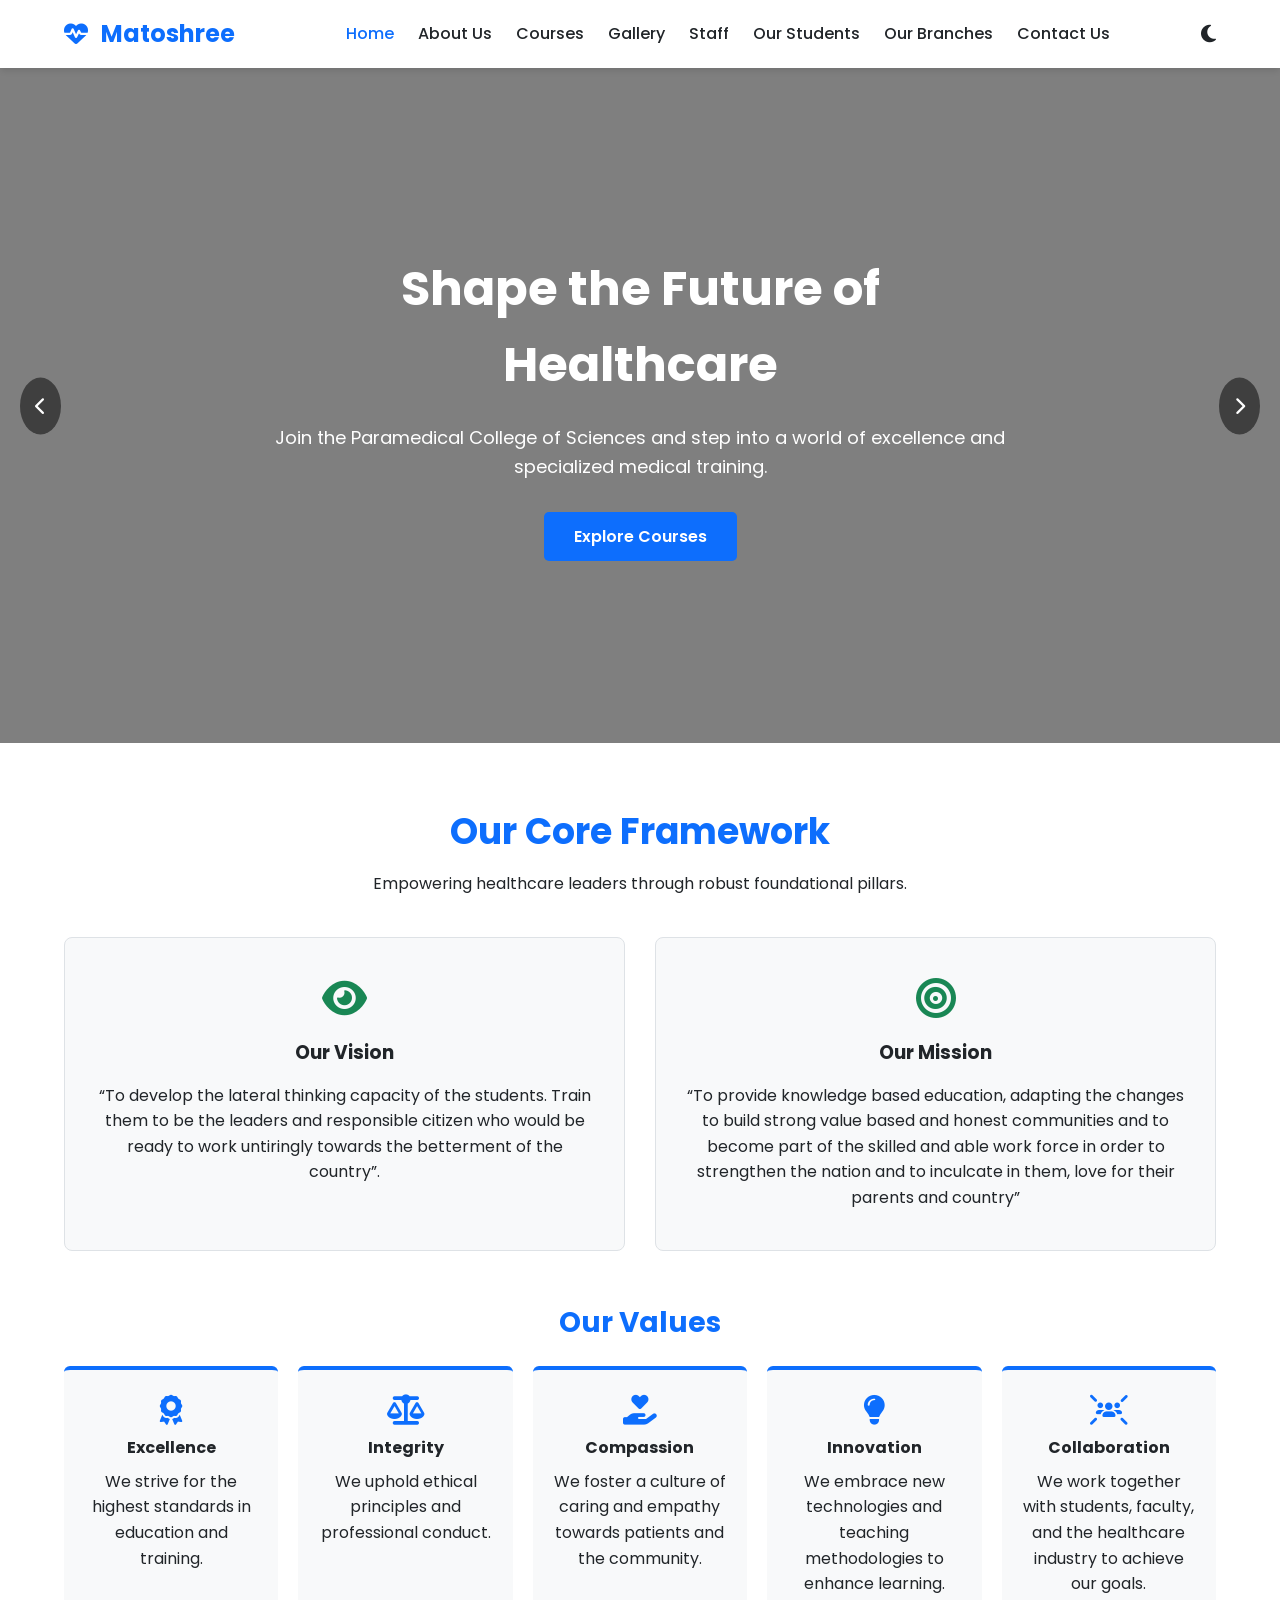
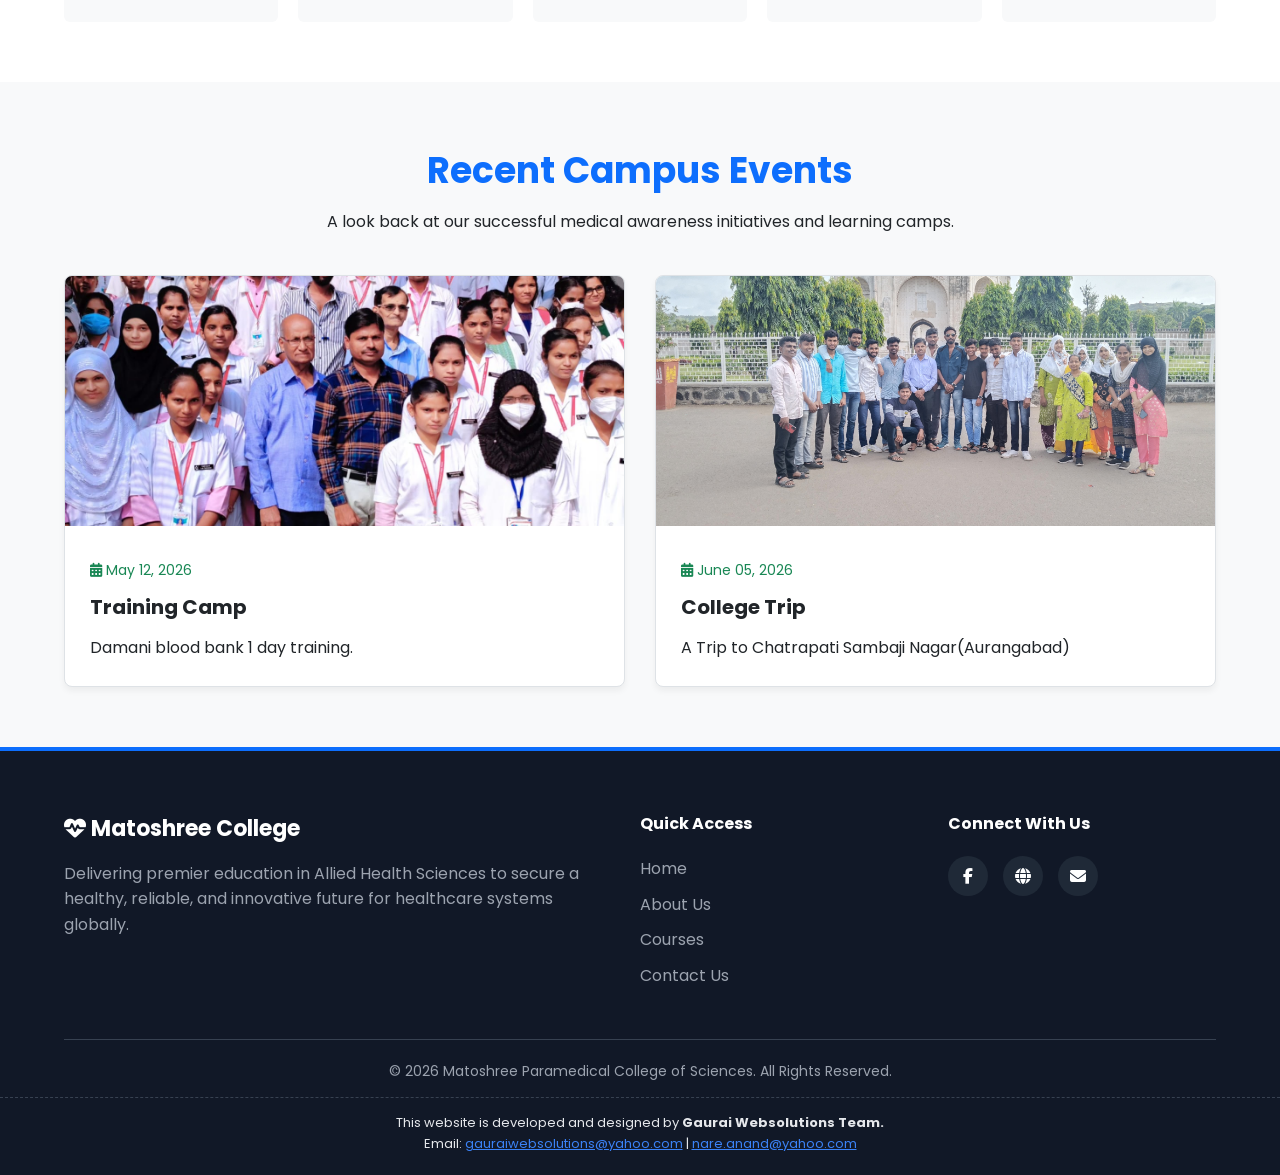
<file: index.html>
<!DOCTYPE html>
<html lang="en">
<head>
    <meta charset="UTF-8">
    <meta name="viewport" content="width=device-width, initial-scale=1.0">
    <title>Matoshri Institute of Paramedical Sciences,Murum | Home</title>
    <link href="https://fonts.googleapis.com/css2?family=Poppins:wght@300;400;500;600;700&display=swap" rel="stylesheet">
    <link rel="stylesheet" href="https://cdnjs.cloudflare.com/ajax/libs/font-awesome/6.4.0/css/all.min.css">
    <link rel="stylesheet" href="style.css">
</head>
<body>

    <header class="header">
        <a href="index.html" class="logo">
            <i class="fa-solid fa-heart-pulse"></i> Matoshree<span></span>
        </a>

        <nav class="navbar">
            <a href="index.html" class="active">Home</a>
            <a href="about.html">About Us</a>
            <a href="courses.html">Courses</a>
            <a href="gallery.html">Gallery</a>
            <a href="staff.html">Staff</a>
            <a href="students.html">Our Students</a>
            <a href="branches.html">Our Branches</a>
            <a href="contact.html">Contact Us</a>
        </nav>

        <div class="nav-actions">
            <button id="theme-toggle" class="theme-btn" aria-label="Toggle Theme">
                <i class="fa-solid fa-moon"></i>
            </button>
            <div id="menu-btn" class="fa-solid fa-bars"></div>
        </div>
    </header>

    <section class="hero-slider">
        
        <div class="slide active" style="background-image: linear-gradient(rgba(0,0,0,0.5), rgba(0,0,0,0.5)), url('https://images.unsplash.com/photo-1576091160550-2173dba999ef?auto=format&fit=crop&w=1920&q=80');">
            <div class="slide-content">
                <h1>Shape the Future of Healthcare</h1>
                <p>Join the Paramedical College of Sciences and step into a world of excellence and specialized medical training.</p>
                <a href="courses.html" class="btn">Explore Courses</a>
            </div>
        </div>
         <div class="slide" style="background-image: linear-gradient(rgba(0,0,0,0.5), rgba(0,0,0,0.5)), url('banner.png');">
            <div class="slide-content">
                
               
            </div>
        </div>
        <div class="slide" style="background-image: linear-gradient(rgba(0,0,0,0.5), rgba(0,0,0,0.5)), url('https://images.unsplash.com/photo-1581594693702-fbdc51b2763b?auto=format&fit=crop&w=1920&q=80');">
            <div class="slide-content">
                <h1>Advanced Laboratory Training</h1>
                <p>Equipped with state-of-the-art modern medical labs to provide hands-on clinical skills.</p>
                <a href="about.html" class="btn">Learn More</a>
            </div>
        </div>
        <div class="slide" style="background-image: linear-gradient(rgba(0,0,0,0.5), rgba(0,0,0,0.5)), url('https://images.unsplash.com/photo-1516549655169-df83a0774514?auto=format&fit=crop&w=1920&q=80');">
            <div class="slide-content">
                <h1>Compassionate Career Paths</h1>
                <p>Nurturing professional ethics and critical thinking to build strong, honest medical communities.</p>
                <a href="contact.html" class="btn">Apply Now</a>
            </div>
        </div>

        <button class="slider-arrow prev" id="prev-slide"><i class="fa-solid fa-chevron-left"></i></button>
        <button class="slider-arrow next" id="next-slide"><i class="fa-solid fa-chevron-right"></i></button>
    </section>

    <section class="philosophy-section">
        <div class="container">
            <div class="section-title">
                <h2>Our Core Framework</h2>
                <p>Empowering healthcare leaders through robust foundational pillars.</p>
            </div>

            <div class="philosophy-grid">
                <div class="philosophy-card">
                    <div class="icon-box"><i class="fa-solid fa-eye"></i></div>
                    <h3>Our Vision</h3>
                    <p>“To develop the lateral thinking capacity of the students. Train them to be the leaders and responsible citizen who would be ready to work untiringly towards the betterment of the country”.</p>
                </div>
                <div class="philosophy-card">
                    <div class="icon-box"><i class="fa-solid fa-bullseye"></i></div>
                    <h3>Our Mission</h3>
                    <p>“To provide knowledge based education, adapting the changes to build strong value based and honest communities and to become part of the skilled and able work force in order to strengthen the nation and to inculcate in them, love for their parents and country”</p>
                </div>
            </div>

            <h3 class="sub-heading">Our Values</h3>
            <div class="values-grid">
                <div class="value-item">
                    <i class="fa-solid fa-award"></i>
                    <h4>Excellence</h4>
                    <p>We strive for the highest standards in education and training.</p>
                </div>
                <div class="value-item">
                    <i class="fa-solid fa-scale-balanced"></i>
                    <h4>Integrity</h4>
                    <p>We uphold ethical principles and professional conduct.</p>
                </div>
                <div class="value-item">
                    <i class="fa-solid fa-hand-holding-heart"></i>
                    <h4>Compassion</h4>
                    <p>We foster a culture of caring and empathy towards patients and the community.</p>
                </div>
                <div class="value-item">
                    <i class="fa-solid fa-lightbulb"></i>
                    <h4>Innovation</h4>
                    <p>We embrace new technologies and teaching methodologies to enhance learning.</p>
                </div>
                <div class="value-item">
                    <i class="fa-solid fa-users-rays"></i>
                    <h4>Collaboration</h4>
                    <p>We work together with students, faculty, and the healthcare industry to achieve our goals.</p>
                </div>
            </div>
        </div>
    </section>

    <section class="events-section">
        <div class="container">
            <div class="section-title">
                <h2>Recent Campus Events</h2>
                <p>A look back at our successful medical awareness initiatives and learning camps.</p>
            </div>
            
            <div class="events-grid">
                <div class="event-card">
                    <img src="90.jpg" alt="Free Health Camp">
                    <div class="event-body">
                        <span class="event-date"><i class="fa-solid fa-calendar-days"></i> May 12, 2026</span>
                        <h3>Training Camp</h3>
                        <p>Damani blood bank 1 day training.</p>
                    </div>
                </div>

                <div class="event-card">
                    <img src="77.jpg" alt="Emergency Seminar">
                    <div class="event-body">
                        <span class="event-date"><i class="fa-solid fa-calendar-days"></i> June 05, 2026</span>
                        <h3>College Trip</h3>
                        <p>A Trip to Chatrapati Sambaji Nagar(Aurangabad)</p>
                    </div>
                </div>
            </div>
        </div>
    </section>

    <footer class="footer">
        <div class="footer-container">
            <div class="footer-about">
                <h3><i class="fa-solid fa-heart-pulse"></i> Matoshree College</h3>
                <p>Delivering premier education in Allied Health Sciences to secure a healthy, reliable, and innovative future for healthcare systems globally.</p>
            </div>
            <div class="footer-links">
                <h4>Quick Access</h4>
                <ul>
                    <li><a href="index.html">Home</a></li>
                    <li><a href="about.html">About Us</a></li>
                    <li><a href="courses.html">Courses</a></li>
                    <li><a href="contact.html">Contact Us</a></li>
                </ul>
            </div>
            <div class="footer-socials">
                <h4>Connect With Us</h4>
                <div class="social-icons">
                    <a href="https://www.facebook.com/people/Matoshri-paramedical-institute-murum/100071549280217/?_rdrs" target="_blank" aria-label="Facebook"><i class="fa-brands fa-facebook-f"></i></a>
                    <a href="https://www.minps.in" target="_blank" aria-label="Website"><i class="fa-solid fa-globe"></i></a>
                    <a href="mailto:matoshriparamedical10@gmail.com" aria-label="Email"><i class="fa-solid fa-envelope"></i></a>
                </div>
            </div>
        </div>

        <div class="footer-bottom">
            <p>&copy; 2026 Matoshree Paramedical College of Sciences. All Rights Reserved.</p>
            <p class="developer-credit">
                This website is developed and designed by <strong>Gaurai Websolutions Team.</strong> <br>
                Email: <a href="mailto:gauraiwebsolutions@yahoo.com">gauraiwebsolutions@yahoo.com</a> | <a href="mailto:nare.anand@yahoo.com">nare.anand@yahoo.com</a>
            </p>
        </div>
    </footer>

    <script src="script.js"></script>
</body>
</html>
</file>
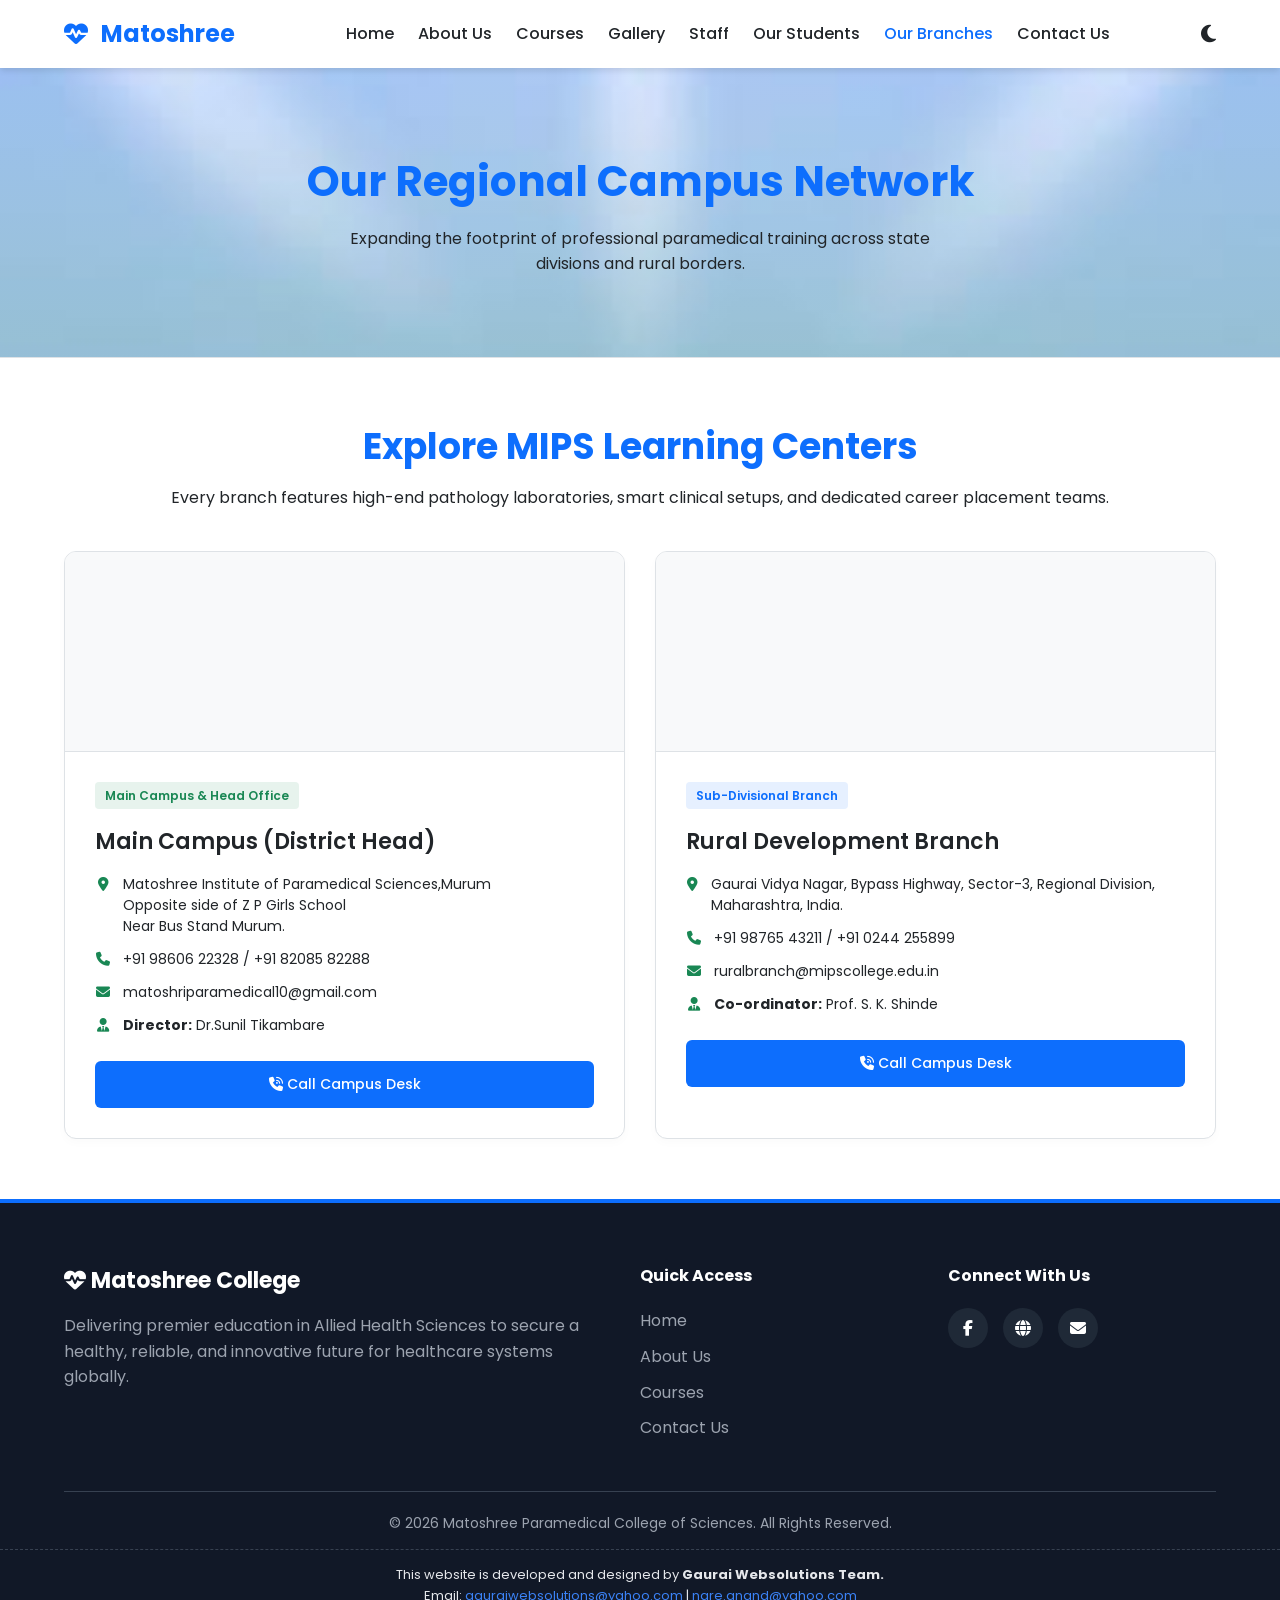
<file: branches.html>
<!DOCTYPE html>
<html lang="en">
<head>
    <meta charset="UTF-8">
    <meta name="viewport" content="width=device-width, initial-scale=1.0">
    <title>Our Campus Branches | Matoshree Institute of Paramedical Sciences</title>
    <!-- Google Fonts -->
    <link href="https://fonts.googleapis.com/css2?family=Poppins:wght@300;400;500;600;700&display=swap" rel="stylesheet">
    <!-- Font Awesome Icons -->
    <link rel="stylesheet" href="https://cdnjs.cloudflare.com/ajax/libs/font-awesome/6.4.0/css/all.min.css">
    <!-- Central Ecosystem Stylesheet -->
    <link rel="stylesheet" href="style.css">
       
</head>
<body>

    <!-- Header & Navigation -->
    <header class="header">
        <a href="index.html" class="logo">
            <i class="fa-solid fa-heart-pulse"></i> Matoshree<span></span>
        </a>

        <nav class="navbar">
            <a href="index.html">Home</a>
            <a href="about.html">About Us</a>
            <a href="courses.html">Courses</a>
            <a href="gallery.html">Gallery</a>
            <a href="staff.html">Staff</a>
            <a href="students.html">Our Students</a>
            <a href="branches.html" class="active">Our Branches</a>
            <a href="contact.html">Contact Us</a>
        </nav>

        <div class="nav-actions">
            <button id="theme-toggle" class="theme-btn" aria-label="Toggle Theme">
                <i class="fa-solid fa-moon"></i>
            </button>
            <div id="menu-btn" class="fa-solid fa-bars"></div>
        </div>
    </header>

    <!-- Subpage Subdued Banner -->
    <section class="branches-banner">
        <div class="container" style="padding: 0;">
            <h1>Our Regional Campus Network</h1>
            <p>Expanding the footprint of professional paramedical training across state divisions and rural borders.</p>
        </div>
    </section>

    <!-- Regional Locations Layout Space -->
    <section class="campus-locations">
        <div class="container">
            <div class="section-title">
                <h2>Explore MIPS Learning Centers</h2>
                <p>Every branch features high-end pathology laboratories, smart clinical setups, and dedicated career placement teams.</p>
            </div>

            <div class="branches-grid">

                <!-- Branch 1: Main Campus -->
                <div class="branch-card">
                    <div class="branch-map-placeholder">
                        <!-- Standard embedded map configuration placeholder -->
                         <iframe src="https://www.google.com/maps/embed?pb=!1m18!1m12!1m3!1d3799.1215386529834!2d76.47590007342086!3d17.785984191203536!2m3!1f0!2f0!3f0!3m2!1i1024!2i768!4f13.1!3m3!1m2!1s0x3bcf58155d56de35%3A0x201edeecd465fac1!2sMatoshri%20Paramedical%20Institute%20Murum!5e0!3m2!1sen!2sin!4v1738920210771!5m2!1sen!2sin" width="600" height="450" style="border:0;" allowfullscreen="" loading="lazy" referrerpolicy="no-referrer-when-downgrade"></iframe>
                   </div>
                    <div class="branch-info">
                        <span class="branch-badge">Main Campus & Head Office</span>
                        <h3>Main Campus (District Head)</h3>
                        <ul class="branch-details-list">
                            <li>
                                <i class="fa-solid fa-location-dot"></i>
                                <span>Matoshree Institute of Paramedical Sciences,Murum<br>

Opposite side of Z P Girls School<br>

Near Bus Stand Murum.</span>
                            </li>
                            <li>
                                <i class="fa-solid fa-phone"></i>
                                <span>+91 98606 22328 / +91 82085 82288</span>
                            </li>
                            <li>
                                <i class="fa-solid fa-envelope"></i>
                                <span>matoshriparamedical10@gmail.com</span>
                            </li>
                            <li>
                                <i class="fa-solid fa-user-tie"></i>
                                <span><strong>Director:</strong> Dr.Sunil Tikambare</span>
                            </li>
                        </ul>
                        <a href="tel:+919860622328" class="branch-btn"><i class="fa-solid fa-phone-volume"></i> Call Campus Desk</a>
                    </div>
                </div>

                <!-- Branch 2: Sub-campus 1 -->
                <div class="branch-card">
                    <div class="branch-map-placeholder">
                        <iframe src="https://www.google.com/maps/embed?pb=!1m18!1m12!1m3!1d3802.234567890123!2d76.2345678!3d19.2345678!2m3!1f0!2f0!3f0!3m2!1i1024!2i768!4f13.1!3m3!1m2!1s0x0%3A0x0!2zMTnCsDE0JzA0LjQiTiA3NsKwMTQnMDQuNCJF!5e0!3m2!1sen!2sin!4v1625000000001!5md2" allowfullscreen="" loading="lazy"></iframe>
                    </div>
                    <div class="branch-info">
                        <span class="branch-badge" style="background-color:rgba(13,110,253,0.1); color:var(--primary-color);">Sub-Divisional Branch</span>
                        <h3>Rural Development Branch</h3>
                        <ul class="branch-details-list">
                            <li>
                                <i class="fa-solid fa-location-dot"></i>
                                <span>Gaurai Vidya Nagar, Bypass Highway, Sector-3, Regional Division, Maharashtra, India.</span>
                            </li>
                            <li>
                                <i class="fa-solid fa-phone"></i>
                                <span>+91 98765 43211 / +91 0244 255899</span>
                            </li>
                            <li>
                                <i class="fa-solid fa-envelope"></i>
                                <span>ruralbranch@mipscollege.edu.in</span>
                            </li>
                            <li>
                                <i class="fa-solid fa-user-tie"></i>
                                <span><strong>Co-ordinator:</strong> Prof. S. K. Shinde</span>
                            </li>
                        </ul>
                        <a href="tel:+919876543211" class="branch-btn"><i class="fa-solid fa-phone-volume"></i> Call Campus Desk</a>
                    </div>
                </div>

            </div>
        </div>
    </section>

    <!-- Shared Architecture Footer -->
     <footer class="footer">
        <div class="footer-container">
            <div class="footer-about">
                <h3><i class="fa-solid fa-heart-pulse"></i> Matoshree College</h3>
                <p>Delivering premier education in Allied Health Sciences to secure a healthy, reliable, and innovative future for healthcare systems globally.</p>
            </div>
            <div class="footer-links">
                <h4>Quick Access</h4>
                <ul>
                    <li><a href="index.html">Home</a></li>
                    <li><a href="about.html">About Us</a></li>
                    <li><a href="courses.html">Courses</a></li>
                    <li><a href="contact.html">Contact Us</a></li>
                </ul>
            </div>
            <div class="footer-socials">
                <h4>Connect With Us</h4>
                <div class="social-icons">
                    <a href="https://www.facebook.com/people/Matoshri-paramedical-institute-murum/100071549280217/?_rdrs" target="_blank" aria-label="Facebook"><i class="fa-brands fa-facebook-f"></i></a>
                    <a href="https://www.minps.in" target="_blank" aria-label="Website"><i class="fa-solid fa-globe"></i></a>
                    <a href="mailto:matoshriparamedical10@gmail.com" aria-label="Email"><i class="fa-solid fa-envelope"></i></a>
                </div>
            </div>
        </div>

        <div class="footer-bottom">
            <p>&copy; 2026 Matoshree Paramedical College of Sciences. All Rights Reserved.</p>
            <p class="developer-credit">
                This website is developed and designed by <strong>Gaurai Websolutions Team.</strong> <br>
                Email: <a href="mailto:gauraiwebsolutions@yahoo.com">gauraiwebsolutions@yahoo.com</a> | <a href="mailto:nare.anand@yahoo.com">nare.anand@yahoo.com</a>
            </p>
        </div>
    </footer>

    <script src="script.js"></script>
</body>
</html>
</file>
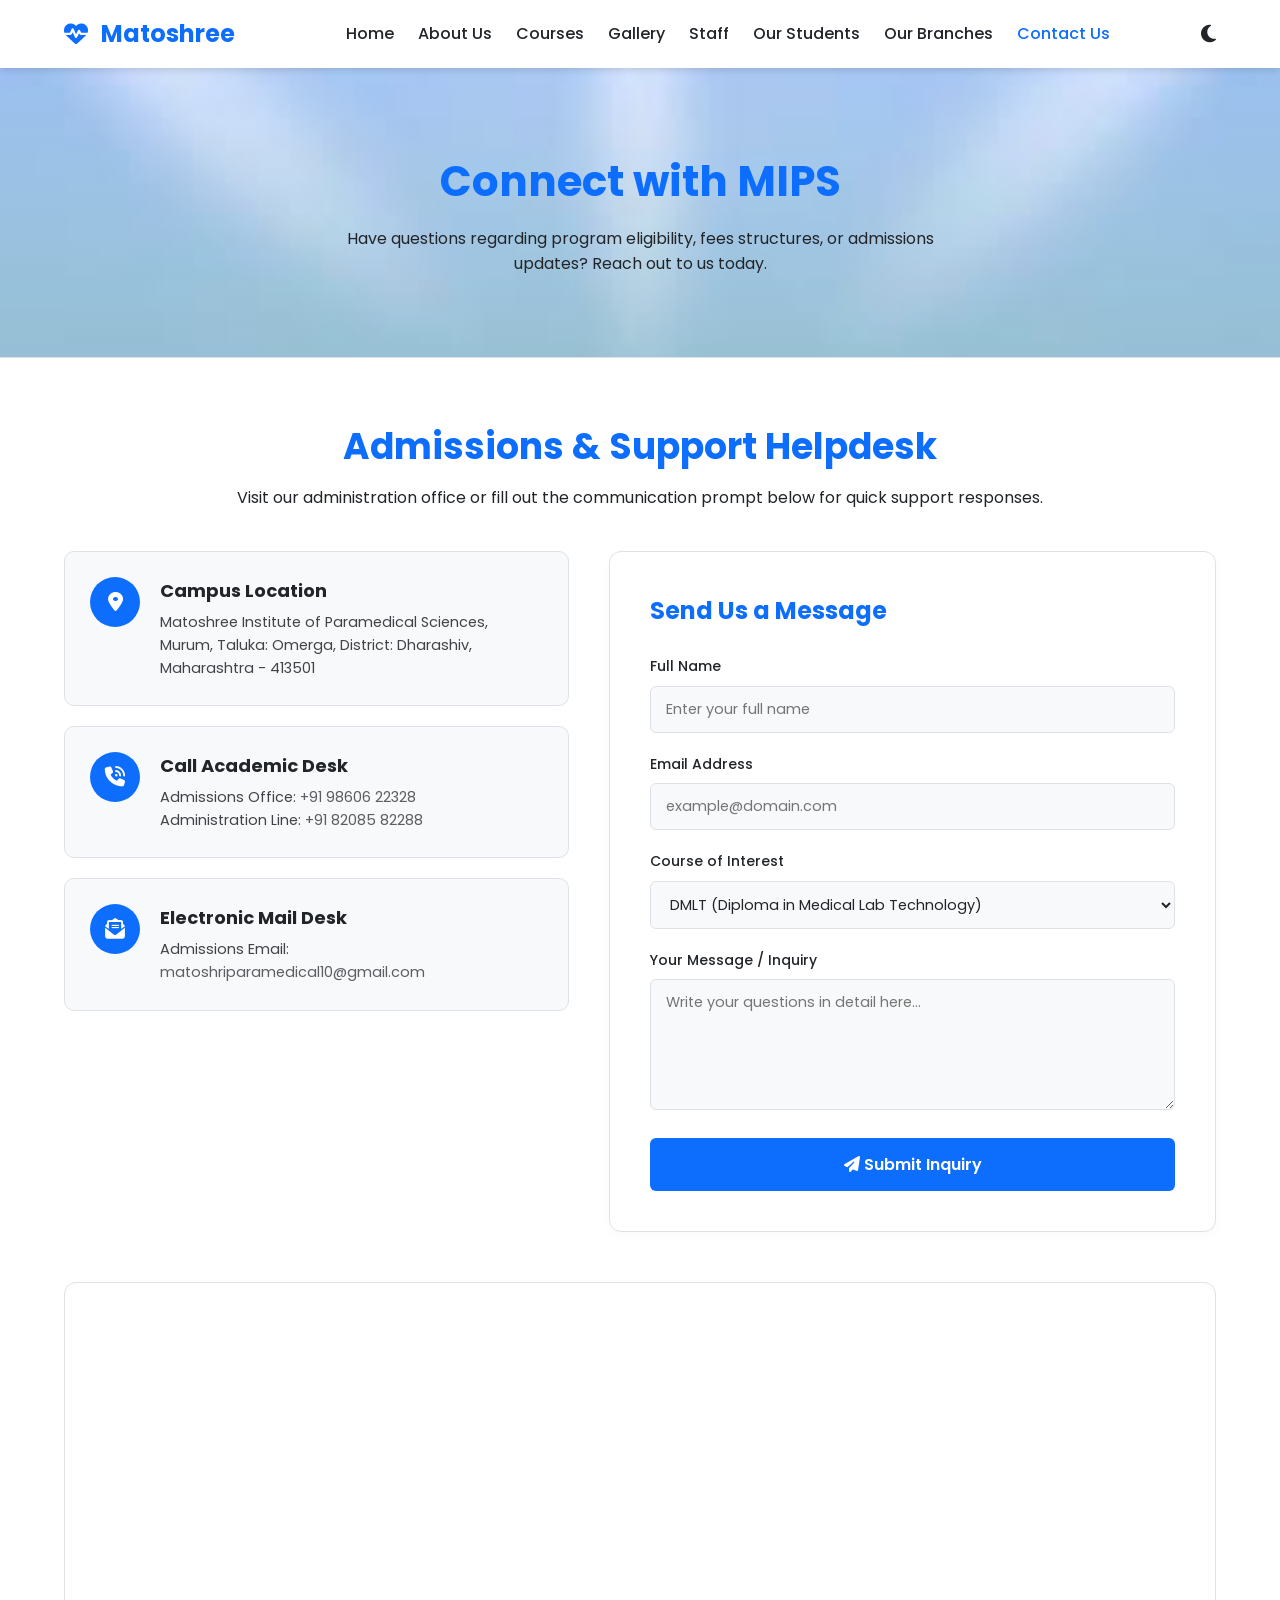
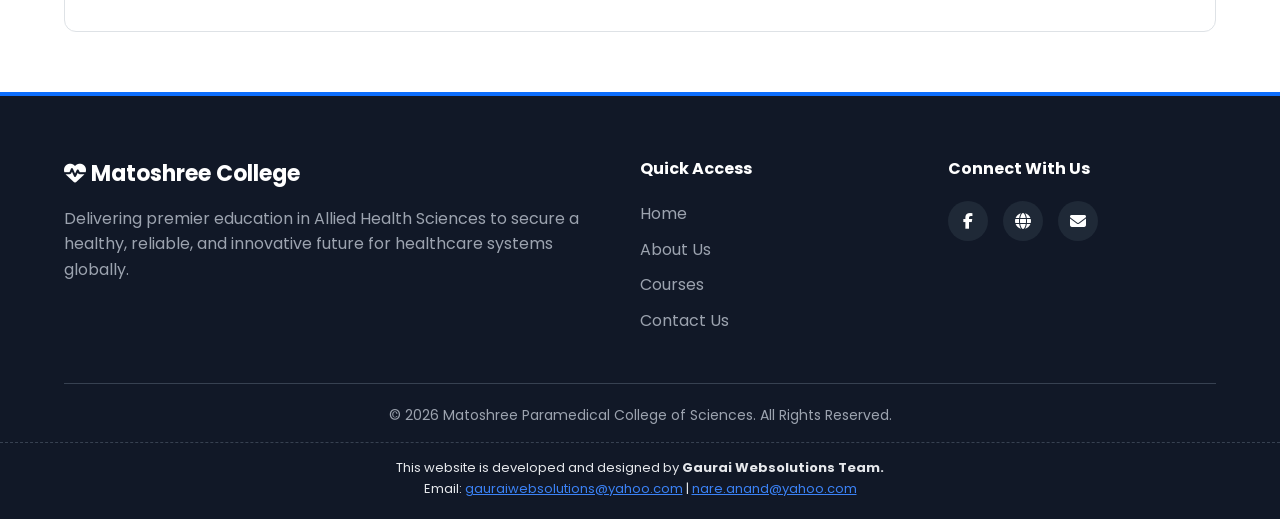
<file: contact.html>
<!DOCTYPE html>
<html lang="en">
<head>
    <meta charset="UTF-8">
    <meta name="viewport" content="width=device-width, initial-scale=1.0">
    <title>Contact Us | Matoshree Institute of Paramedical Sciences</title>
    <link href="https://fonts.googleapis.com/css2?family=Poppins:wght@300;400;500;600;700&display=swap" rel="stylesheet">
    <link rel="stylesheet" href="https://cdnjs.cloudflare.com/ajax/libs/font-awesome/6.4.0/css/all.min.css">
    <link rel="stylesheet" href="style.css">
     
</head>
<body>

    <header class="header">
        <a href="index.html" class="logo">
            <i class="fa-solid fa-heart-pulse"></i> Matoshree<span></span>
        </a>

        <nav class="navbar">
            <a href="index.html">Home</a>
            <a href="about.html">About Us</a>
            <a href="courses.html">Courses</a>
            <a href="gallery.html">Gallery</a>
            <a href="staff.html">Staff</a>
            <a href="students.html">Our Students</a>
            <a href="branches.html">Our Branches</a>
            <a href="contact.html" class="active">Contact Us</a>
        </nav>

        <div class="nav-actions">
            <button id="theme-toggle" class="theme-btn" aria-label="Toggle Theme">
                <i class="fa-solid fa-moon"></i>
            </button>
            <div id="menu-btn" class="fa-solid fa-bars"></div>
        </div>
    </header>

    <section class="contact-banner">
        <div class="container" style="padding: 0;">
            <h1>Connect with MIPS</h1>
            <p>Have questions regarding program eligibility, fees structures, or admissions updates? Reach out to us today.</p>
        </div>
    </section>

    <section class="contact-interface">
        <div class="container">
            <div class="section-title">
                <h2>Admissions & Support Helpdesk</h2>
                <p>Visit our administration office or fill out the communication prompt below for quick support responses.</p>
            </div>

            <div class="contact-wrapper">
                
                <div class="contact-info-cards">
                    
                    <div class="info-card">
                        <div class="icon-box-small"><i class="fa-solid fa-location-dot"></i></div>
                        <div class="info-card-text">
                            <h4>Campus Location</h4>
                            <p>Matoshree Institute of Paramedical Sciences,<br>Murum, Taluka: Omerga, District: Dharashiv,<br>Maharashtra - 413501</p>
                        </div>
                    </div>

                    <div class="info-card">
                        <div class="icon-box-small"><i class="fa-solid fa-phone-volume"></i></div>
                        <div class="info-card-text">
                            <h4>Call Academic Desk</h4>
                            <p>Admissions Office: <a href="tel:+919860622328">+91 98606 22328</a></p>
                            <p>Administration Line: <a href="tel:+918208582288">+91 82085 82288</a></p>
                        </div>
                    </div>

                    <div class="info-card">
                        <div class="icon-box-small"><i class="fa-solid fa-envelope-open-text"></i></div>
                        <div class="info-card-text">
                            <h4>Electronic Mail Desk</h4>
                            <p>Admissions Email: <a href="mailto:matoshriparamedical10@gmail.com">matoshriparamedical10@gmail.com</a></p>
                        
                        </div>
                    </div>

                </div>

                <div class="contact-form-container">
                    <h3>Send Us a Message</h3>
                    <form action="#" method="POST" onsubmit="event.preventDefault(); alert('Thank you! Your inquiry has been submitted successfully.');">
                        
                        <div class="input-group">
                            <label for="user-name">Full Name</label>
                            <input type="text" id="user-name" placeholder="Enter your full name" required>
                        </div>

                        <div class="input-group">
                            <label for="user-email">Email Address</label>
                            <input type="email" id="user-email" placeholder="example@domain.com" required>
                        </div>

                        <div class="input-group">
                            <label for="user-course">Course of Interest</label>
                            <select id="user-course">
                                <option value="dmlt">DMLT (Diploma in Medical Lab Technology)</option>
                                <option value="admlt">ADMLT / PGDMLT (Post Graduate Diploma)</option>
                                <option value="radiology">Radiology Technician</option>
                                <option value="sanitary">CC in Health Sanitary Inspector</option>
                                <option value="dnys">DNYS (Naturopathy & Yoga)</option>
                                <option value="other">General / Institutional Inquiry</option>
                            </select>
                        </div>

                        <div class="input-group">
                            <label for="user-msg">Your Message / Inquiry</label>
                            <textarea id="user-msg" rows="5" placeholder="Write your questions in detail here..." required></textarea>
                        </div>

                        <button type="submit" class="submit-btn"><i class="fa-solid fa-paper-plane"></i> Submit Inquiry</button>
                    </form>
                </div>

            </div>

            <div class="map-section">
                <iframe src="https://www.google.com/maps/embed?pb=!1m18!1m12!1m3!1d3799.1215386529834!2d76.47590007342086!3d17.785984191203536!2m3!1f0!2f0!3f0!3m2!1i1024!2i768!4f13.1!3m3!1m2!1s0x3bcf58155d56de35%3A0x201edeecd465fac1!2sMatoshri%20Paramedical%20Institute%20Murum!5e0!3m2!1sen!2sin!4v1738920210771!5m2!1sen!2sin" width="600" height="450" style="border:0;" allowfullscreen="" loading="lazy" referrerpolicy="no-referrer-when-downgrade"></iframe>
                    </div>

        </div>
    </section>

       <footer class="footer">
        <div class="footer-container">
            <div class="footer-about">
                <h3><i class="fa-solid fa-heart-pulse"></i> Matoshree College</h3>
                <p>Delivering premier education in Allied Health Sciences to secure a healthy, reliable, and innovative future for healthcare systems globally.</p>
            </div>
            <div class="footer-links">
                <h4>Quick Access</h4>
                <ul>
                    <li><a href="index.html">Home</a></li>
                    <li><a href="about.html">About Us</a></li>
                    <li><a href="courses.html">Courses</a></li>
                    <li><a href="contact.html">Contact Us</a></li>
                </ul>
            </div>
            <div class="footer-socials">
                <h4>Connect With Us</h4>
                <div class="social-icons">
                    <a href="https://www.facebook.com/people/Matoshri-paramedical-institute-murum/100071549280217/?_rdrs" target="_blank" aria-label="Facebook"><i class="fa-brands fa-facebook-f"></i></a>
                    <a href="https://www.minps.in" target="_blank" aria-label="Website"><i class="fa-solid fa-globe"></i></a>
                    <a href="mailto:matoshriparamedical10@gmail.com" aria-label="Email"><i class="fa-solid fa-envelope"></i></a>
                </div>
            </div>
        </div>

        <div class="footer-bottom">
            <p>&copy; 2026 Matoshree Paramedical College of Sciences. All Rights Reserved.</p>
            <p class="developer-credit">
                This website is developed and designed by <strong>Gaurai Websolutions Team.</strong> <br>
                Email: <a href="mailto:gauraiwebsolutions@yahoo.com">gauraiwebsolutions@yahoo.com</a> | <a href="mailto:nare.anand@yahoo.com">nare.anand@yahoo.com</a>
            </p>
        </div>
    </footer>

    <script src="script.js"></script>
</body>
</html>
</file>
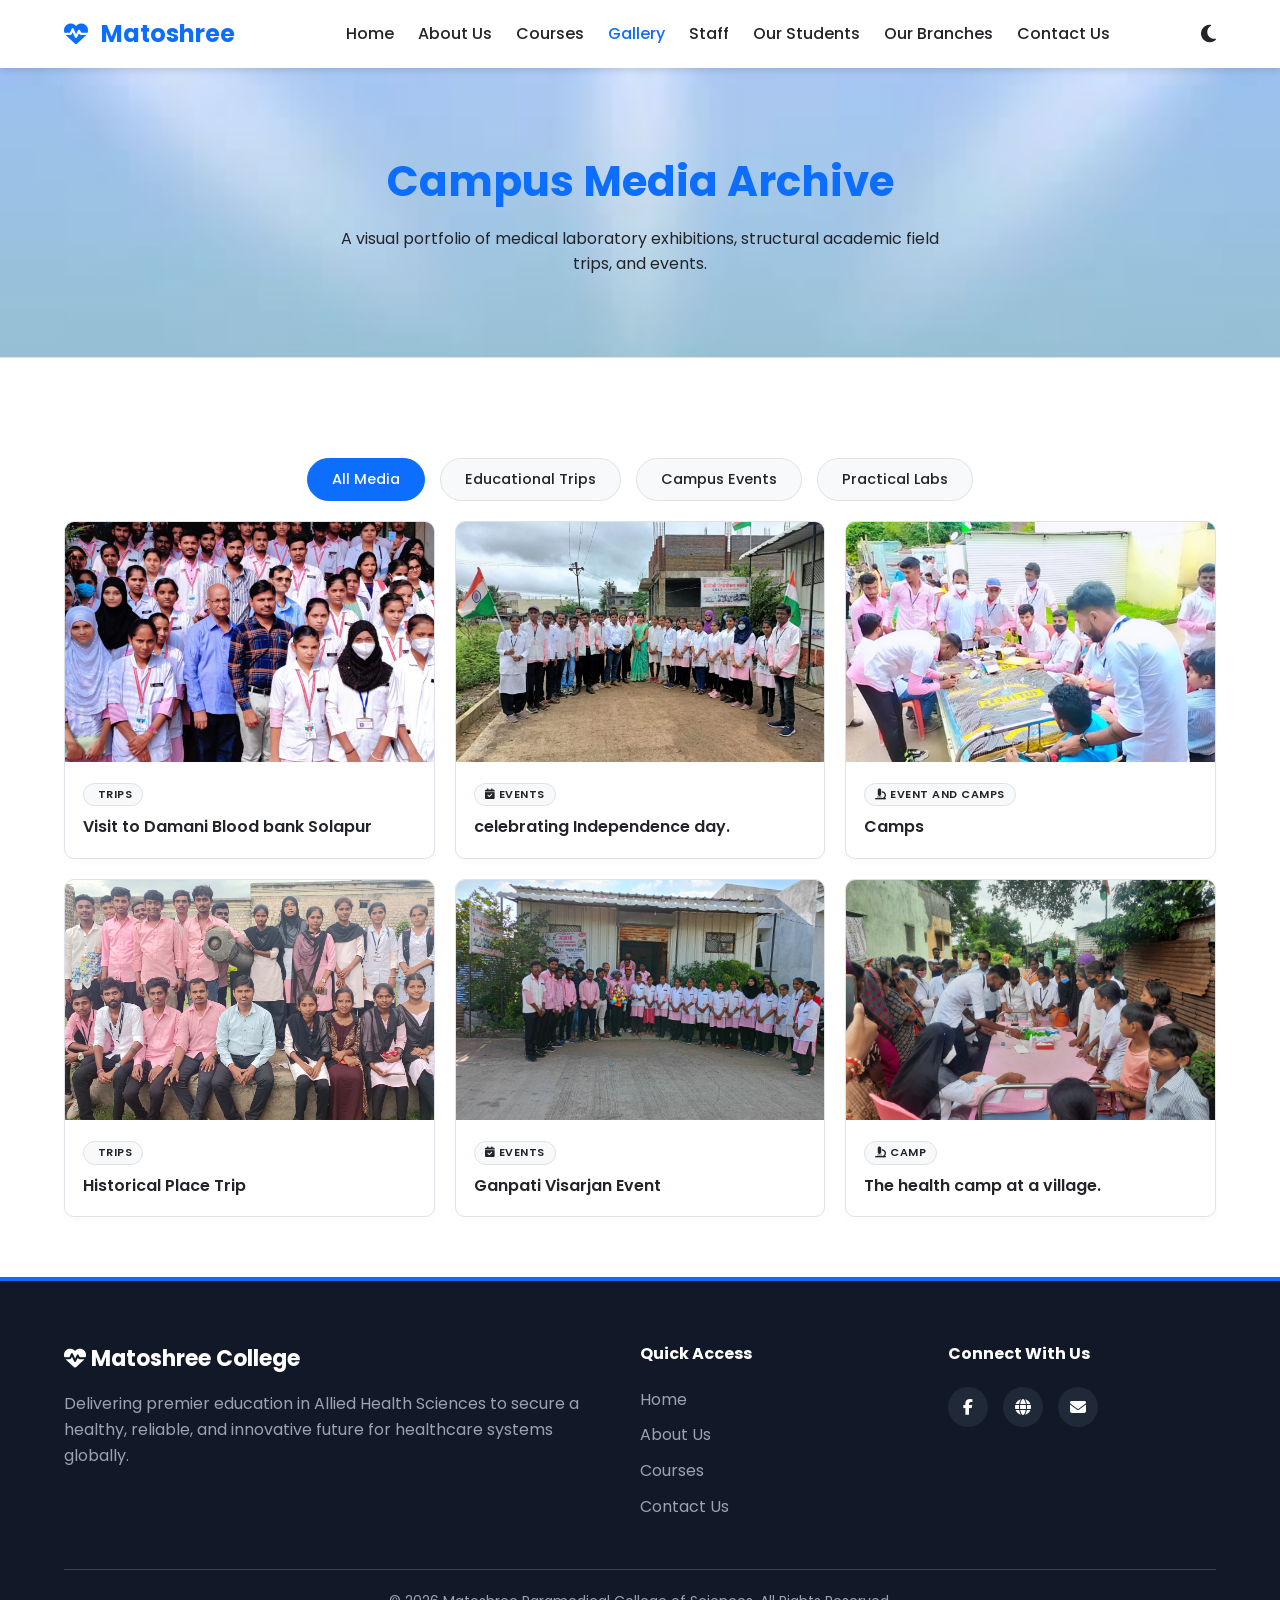
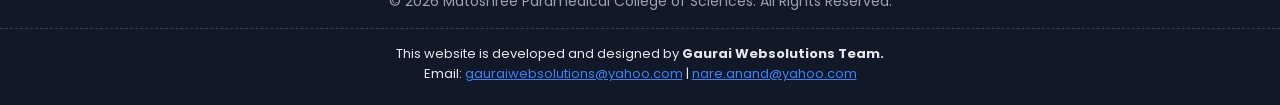
<file: gallery.html>
<!DOCTYPE html>
<html lang="en">
<head>
    <meta charset="UTF-8">
    <meta name="viewport" content="width=device-width, initial-scale=1.0">
    <title>Media Gallery | Matoshree Institute of Paramedical Sciences</title>
    <!-- Google Fonts -->
    <link href="https://fonts.googleapis.com/css2?family=Poppins:wght@300;400;500;600;700&display=swap" rel="stylesheet">
    <!-- Font Awesome Icons -->
    <link rel="stylesheet" href="https://cdnjs.cloudflare.com/ajax/libs/font-awesome/6.4.0/css/all.min.css">
    <!-- Main Ecosystem Stylesheet -->
    <link rel="stylesheet" href="style.css">
    
</head>
<body>

    <!-- Header & Navigation -->
    <header class="header">
        <a href="index.html" class="logo">
            <i class="fa-solid fa-heart-pulse"></i> Matoshree<span></span>
        </a>

        <nav class="navbar">
            <a href="index.html">Home</a>
            <a href="about.html">About Us</a>
            <a href="courses.html">Courses</a>
            <a href="gallery.html" class="active">Gallery</a>
            <a href="staff.html">Staff</a>
            <a href="students.html">Our Students</a>
            <a href="branches.html">Our Branches</a>
            <a href="contact.html">Contact Us</a>
        </nav>

        <div class="nav-actions">
            <button id="theme-toggle" class="theme-btn" aria-label="Toggle Theme">
                <i class="fa-solid fa-moon"></i>
            </button>
            <div id="menu-btn" class="fa-solid fa-bars"></div>
        </div>
    </header>

    <!-- Subpage Subdued Banner -->
    <section class="gallery-banner">
        <div class="container" style="padding: 0;">
            <h1>Campus Media Archive</h1>
            <p>A visual portfolio of medical laboratory exhibitions, structural academic field trips, and events.</p>
        </div>
    </section>

    <!-- Main Dynamic Gallery Space -->
    <section class="interactive-gallery">
        <div class="container">
            
            <!-- Category Filtering Mechanism -->
            <div class="gallery-filter-tabs">
                <button class="filter-btn active" data-target="all">All Media</button>
                <button class="filter-btn" data-target="trips">Educational Trips</button>
                <button class="filter-btn" data-target="events">Campus Events</button>
                <button class="filter-btn" data-target="labs">Practical Labs</button>
            </div>

            <!-- Image Asset Matrix -->
            <div class="gallery-matrix">

                <!-- Asset 1: Trip Category -->
                <div class="gallery-item" data-category="trips">
                    <div class="media-box">
                        <img src="90.jpg" alt="Students Visiting Multi-Specialty Pathology Unit">
                    </div>
                    <div class="media-caption">
                        <span><i class="fa-solid fa-bus-sharp"></i> Trips</span>
                        <h4>Visit to Damani Blood bank Solapur</h4>
                    </div>
                </div>

                <!-- Asset 2: Event Category -->
                <div class="gallery-item" data-category="events">
                    <div class="media-box">
                        <img src="79.jpg" alt="Blood Donation Infrastructure Camp">
                    </div>
                    <div class="media-caption">
                        <span><i class="fa-solid fa-calendar-check"></i> Events</span>
                        <h4>celebrating Independence day. </h4>
                    </div>
                </div>

                <!-- Asset 3: Lab Category -->
                <div class="gallery-item" data-category="labs">
                    <div class="media-box">
                        <img src="81.jpg" alt="Camps">
                    </div>
                    <div class="media-caption">
                        <span><i class="fa-solid fa-microscope"></i> Event and Camps</span>
                        <h4>Camps</h4>
                    </div>
                </div>

                <!-- Asset 4: Trip Category -->
                <div class="gallery-item" data-category="trips">
                    <div class="media-box">
                        <img src="72.jpg" alt="Historical Trip">
                    </div>
                    <div class="media-caption">
                        <span><i class="fa-solid fa-bus-sharp"></i> Trips</span>
                        <h4>Historical Place Trip</h4>
                    </div>
                </div>

                <!-- Asset 5: Event Category -->
                <div class="gallery-item" data-category="events">
                    <div class="media-box">
                        <img src="61.jpg" alt="Ganpati Visarjan">
                    </div>
                    <div class="media-caption">
                        <span><i class="fa-solid fa-calendar-check"></i> Events</span>
                        <h4>Ganpati Visarjan Event </h4>
                    </div>
                </div>

                <!-- Asset 6: Lab Category -->
                <div class="gallery-item" data-category="labs">
                    <div class="media-box">
                        <img src="66.jpg" alt="Students managing high precision automated diagnostic apparatus">
                    </div>
                    <div class="media-caption">
                        <span><i class="fa-solid fa-microscope"></i> Camp</span>
                        <h4>The health camp at a village.</h4>
                    </div>
                </div>

            </div>
        </div>
    </section>

    <!-- Shared Architecture Footer -->
        <footer class="footer">
        <div class="footer-container">
            <div class="footer-about">
                <h3><i class="fa-solid fa-heart-pulse"></i> Matoshree College</h3>
                <p>Delivering premier education in Allied Health Sciences to secure a healthy, reliable, and innovative future for healthcare systems globally.</p>
            </div>
            <div class="footer-links">
                <h4>Quick Access</h4>
                <ul>
                    <li><a href="index.html">Home</a></li>
                    <li><a href="about.html">About Us</a></li>
                    <li><a href="courses.html">Courses</a></li>
                    <li><a href="contact.html">Contact Us</a></li>
                </ul>
            </div>
            <div class="footer-socials">
                <h4>Connect With Us</h4>
                <div class="social-icons">
                    <a href="https://www.facebook.com/people/Matoshri-paramedical-institute-murum/100071549280217/?_rdrs" target="_blank" aria-label="Facebook"><i class="fa-brands fa-facebook-f"></i></a>
                    <a href="https://www.minps.in" target="_blank" aria-label="Website"><i class="fa-solid fa-globe"></i></a>
                    <a href="mailto:matoshriparamedical10@gmail.com" aria-label="Email"><i class="fa-solid fa-envelope"></i></a>
                </div>
            </div>
        </div>

        <div class="footer-bottom">
            <p>&copy; 2026 Matoshree Paramedical College of Sciences. All Rights Reserved.</p>
            <p class="developer-credit">
                This website is developed and designed by <strong>Gaurai Websolutions Team.</strong> <br>
                Email: <a href="mailto:gauraiwebsolutions@yahoo.com">gauraiwebsolutions@yahoo.com</a> | <a href="mailto:nare.anand@yahoo.com">nare.anand@yahoo.com</a>
            </p>
        </div>
    </footer>

    <script src="script.js"></script>
</body>
</html>
</file>
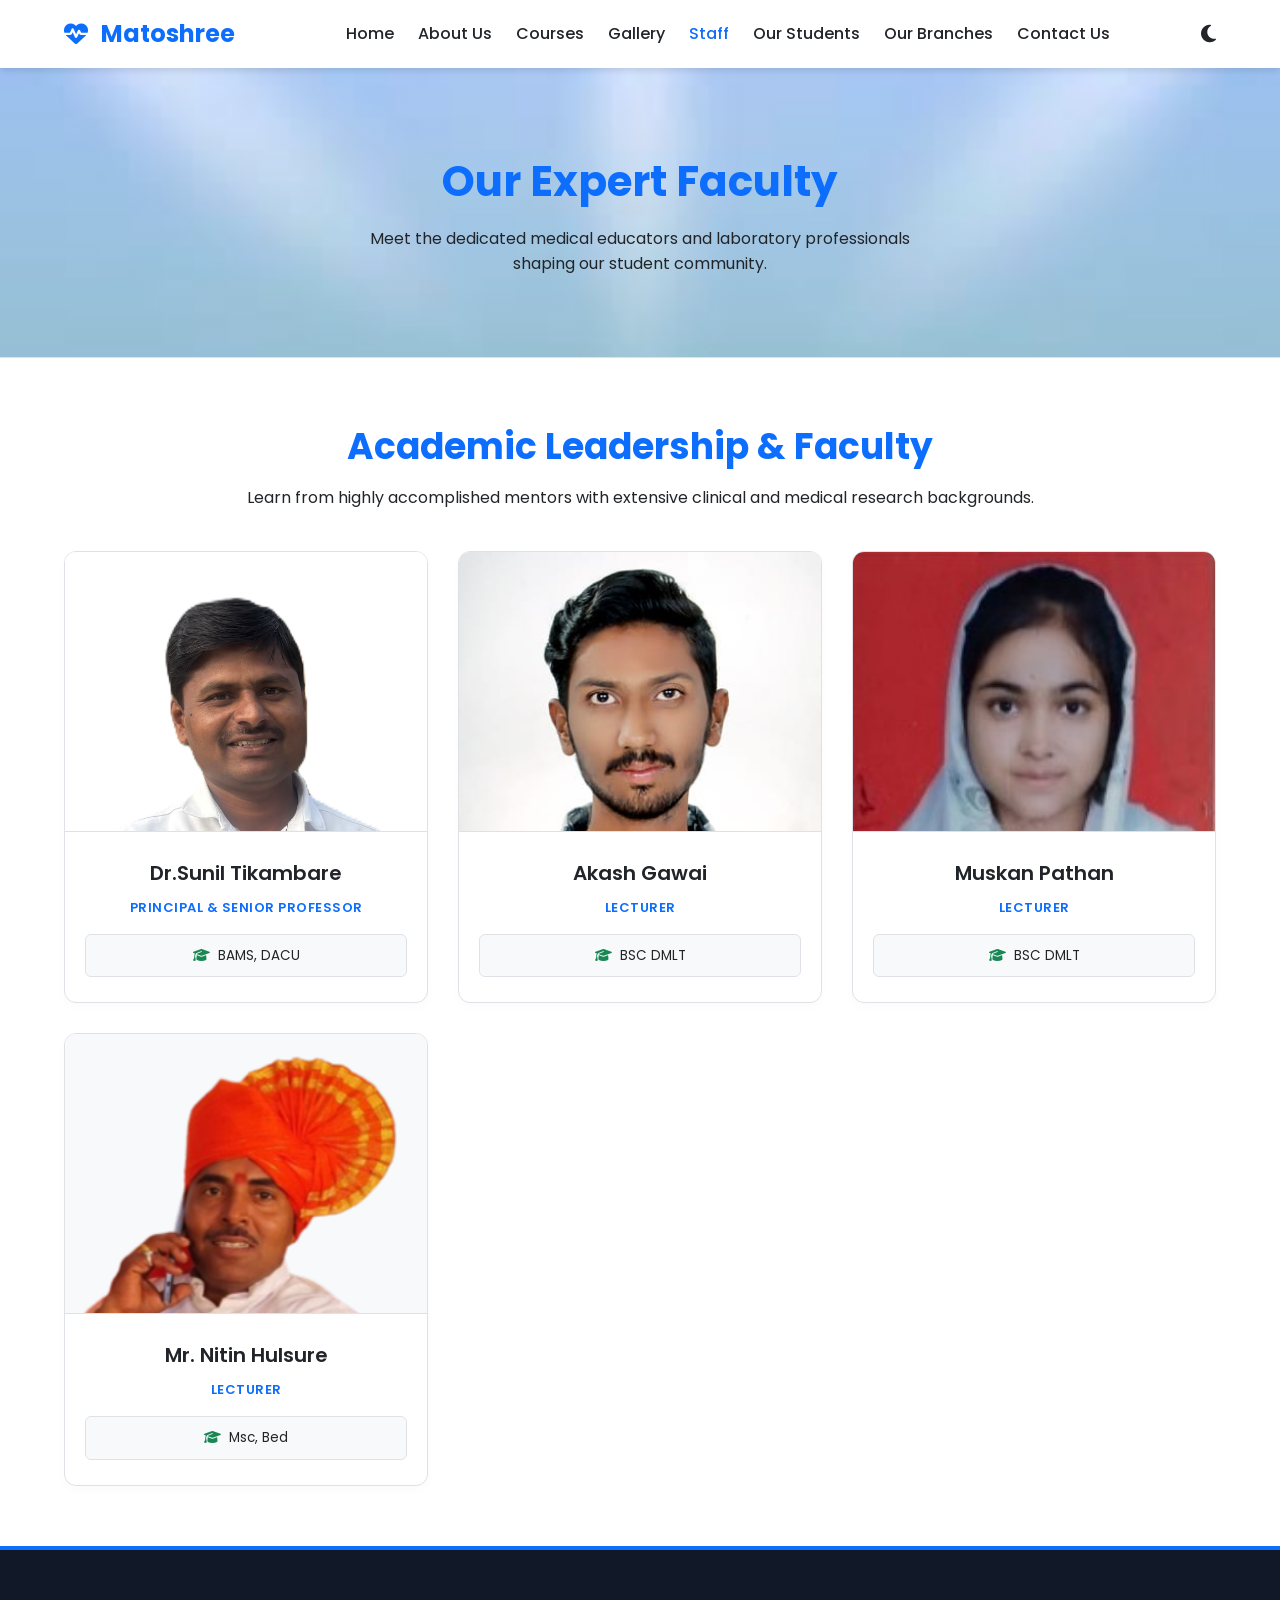
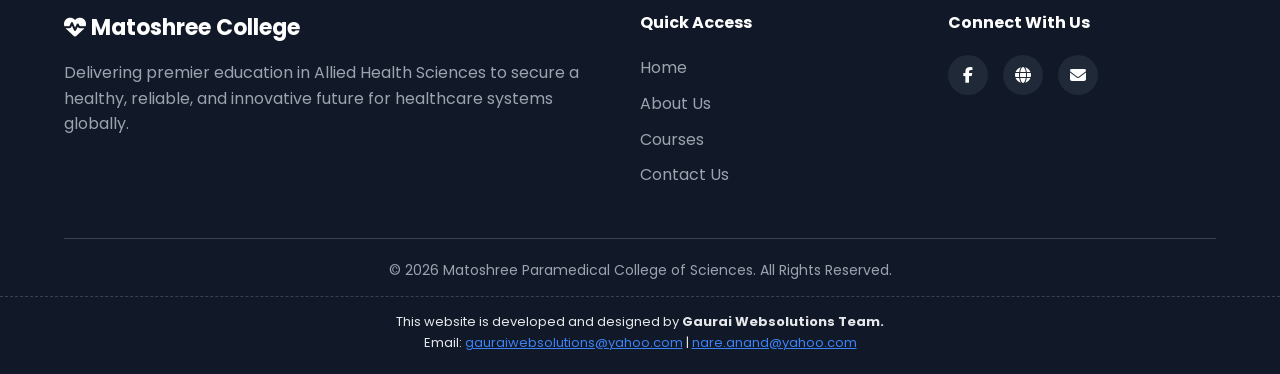
<file: staff.html>
<!DOCTYPE html>
<html lang="en">
<head>
    <meta charset="UTF-8">
    <meta name="viewport" content="width=device-width, initial-scale=1.0">
    <title>Faculty & Staff | Matoshree Institute of Paramedical Sciences</title>
    <!-- Google Fonts -->
    <link href="https://fonts.googleapis.com/css2?family=Poppins:wght@300;400;500;600;700&display=swap" rel="stylesheet">
    <!-- Font Awesome Icons -->
    <link rel="stylesheet" href="https://cdnjs.cloudflare.com/ajax/libs/font-awesome/6.4.0/css/all.min.css">
    <!-- Central Ecosystem Stylesheet -->
    <link rel="stylesheet" href="style.css">
    
</head>
<body>

    <!-- Header & Navigation -->
    <header class="header">
        <a href="index.html" class="logo">
            <i class="fa-solid fa-heart-pulse"></i> Matoshree<span></span>
        </a>

        <nav class="navbar">
            <a href="index.html">Home</a>
            <a href="about.html">About Us</a>
            <a href="courses.html">Courses</a>
            <a href="gallery.html">Gallery</a>
            <a href="staff.html" class="active">Staff</a>
            <a href="students.html">Our Students</a>
            <a href="branches.html">Our Branches</a>
            <a href="contact.html">Contact Us</a>
        </nav>

        <div class="nav-actions">
            <button id="theme-toggle" class="theme-btn" aria-label="Toggle Theme">
                <i class="fa-solid fa-moon"></i>
            </button>
            <div id="menu-btn" class="fa-solid fa-bars"></div>
        </div>
    </header>

    <!-- Subpage Subdued Banner -->
    <section class="staff-banner">
        <div class="container" style="padding: 0;">
            <h1>Our Expert Faculty</h1>
            <p>Meet the dedicated medical educators and laboratory professionals shaping our student community.</p>
        </div>
    </section>

    <!-- Faculty Listing Grid System -->
    <section class="faculty-directory">
        <div class="container">
            <div class="section-title">
                <h2>Academic Leadership & Faculty</h2>
                <p>Learn from highly accomplished mentors with extensive clinical and medical research backgrounds.</p>
            </div>

            <div class="staff-matrix">

                <!-- Faculty Member 1: Principal -->
                <div class="staff-card">
                    <div class="staff-img-box">
                        <img src="staff3.jpg" alt="Dr.Sunil Tikambare Profile Picture">
                    </div>
                    <div class="staff-details">
                        <h3>Dr.Sunil Tikambare</h3>
                        <span class="staff-role">Principal & Senior Professor</span>
                        <div class="staff-qual">
                            <i class="fa-solid fa-graduation-cap"></i>
                            <span>BAMS, DACU</span>
                        </div>
                    </div>
                </div>

                <!-- Faculty Member 2: Senior Lab Lecturer -->
                <div class="staff-card">
                    <div class="staff-img-box">
                        <img src="staff2.jpg" alt="Akash Gawai Profile Picture">
                    </div>
                    <div class="staff-details">
                        <h3>Akash Gawai</h3>
                        <span class="staff-role">Lecturer</span>
                        <div class="staff-qual">
                            <i class="fa-solid fa-graduation-cap"></i>
                            <span>BSC DMLT</span>
                        </div>
                    </div>
                </div>

                <!-- Faculty Member 3: Pathology Instructor -->
                <div class="staff-card">
                    <div class="staff-img-box">
                        <img src="staff1.jpg" alt="Muskan Pathan Profile Picture">
                    </div>
                    <div class="staff-details">
                        <h3>Muskan Pathan</h3>
                        <span class="staff-role">Lecturer</span>
                        <div class="staff-qual">
                            <i class="fa-solid fa-graduation-cap"></i>
                            <span>BSC DMLT</span>
                        </div>
                    </div>
                </div>

                <!-- Faculty Member 4: Radiology Expert -->
                <div class="staff-card">
                    <div class="staff-img-box">
                        <img src="Staff4.png" alt="Nitin Hulsure Profile Picture">
                    </div>
                    <div class="staff-details">
                        <h3>Mr. Nitin Hulsure</h3>
                        <span class="staff-role">Lecturer</span>
                        <div class="staff-qual">
                            <i class="fa-solid fa-graduation-cap"></i>
                            <span>Msc, Bed</span>
                        </div>
                    </div>
                </div>

                

            </div>
        </div>
    </section>

    <!-- Shared Architecture Footer -->
      <footer class="footer">
        <div class="footer-container">
            <div class="footer-about">
                <h3><i class="fa-solid fa-heart-pulse"></i> Matoshree College</h3>
                <p>Delivering premier education in Allied Health Sciences to secure a healthy, reliable, and innovative future for healthcare systems globally.</p>
            </div>
            <div class="footer-links">
                <h4>Quick Access</h4>
                <ul>
                    <li><a href="index.html">Home</a></li>
                    <li><a href="about.html">About Us</a></li>
                    <li><a href="courses.html">Courses</a></li>
                    <li><a href="contact.html">Contact Us</a></li>
                </ul>
            </div>
            <div class="footer-socials">
                <h4>Connect With Us</h4>
                <div class="social-icons">
                    <a href="https://www.facebook.com/people/Matoshri-paramedical-institute-murum/100071549280217/?_rdrs" target="_blank" aria-label="Facebook"><i class="fa-brands fa-facebook-f"></i></a>
                    <a href="https://www.minps.in" target="_blank" aria-label="Website"><i class="fa-solid fa-globe"></i></a>
                    <a href="mailto:matoshriparamedical10@gmail.com" aria-label="Email"><i class="fa-solid fa-envelope"></i></a>
                </div>
            </div>
        </div>

        <div class="footer-bottom">
            <p>&copy; 2026 Matoshree Paramedical College of Sciences. All Rights Reserved.</p>
            <p class="developer-credit">
                This website is developed and designed by <strong>Gaurai Websolutions Team.</strong> <br>
                Email: <a href="mailto:gauraiwebsolutions@yahoo.com">gauraiwebsolutions@yahoo.com</a> | <a href="mailto:nare.anand@yahoo.com">nare.anand@yahoo.com</a>
            </p>
        </div>
    </footer>

    <script src="script.js"></script>
</body>
</html>
</file>
<file: style.css>
/* --- Base Reset & Variable Ecosystem --- */
:root {
    --primary-color: #0d6efd;
    --secondary-color: #198754;
    --text-color: #212529;
    --bg-color: #ffffff;
    --card-bg: #f8f9fa;
    --header-bg: #ffffff;
    --border-color: #dee2e6;
    --footer-bg: #111827;
    --transition-speed: 0.3s;
}

[data-theme="dark"] {
    --primary-color: #3b82f6;
    --secondary-color: #10b981;
    --text-color: #f3f4f6;
    --bg-color: #111827;
    --card-bg: #1f2937;
    --header-bg: #1f2937;
    --border-color: #374151;
}

* {
    margin: 0;
    padding: 0;
    box-sizing: border-box;
    font-family: 'Poppins', sans-serif;
    transition: background-color var(--transition-speed), color var(--transition-speed);
}

body {
    background-color: var(--bg-color);
    color: var(--text-color);
    line-height: 1.6;
    overflow-x: hidden;
}

.container {
    width: 90%;
    max-width: 1200px;
    margin: 0 auto;
    padding: 60px 0;
}

a {
    text-decoration: none;
    color: inherit;
}

/* --- Header & Navigation --- */
.header {
    position: sticky;
    top: 0;
    left: 0;
    right: 0;
    z-index: 1000;
    background-color: var(--header-bg);
    box-shadow: 0 4px 6px -1px rgba(0,0,0,0.1);
    display: flex;
    justify-content: space-between;
    align-items: center;
    padding: 15px 5%;
}

.logo {
    font-size: 24px;
    font-weight: 700;
    color: var(--primary-color);
}
.logo span { color: var(--secondary-color); }
.logo i { margin-right: 8px; }

.navbar a {
    font-weight: 500;
    margin-left: 20px;
    position: relative;
    padding: 5px 0;
}
.navbar a.active, .navbar a:hover {
    color: var(--primary-color);
}

.nav-actions {
    display: flex;
    align-items: center;
    gap: 15px;
}

.theme-btn {
    background: none;
    border: none;
    font-size: 20px;
    cursor: pointer;
    color: var(--text-color);
}

#menu-btn {
    font-size: 22px;
    cursor: pointer;
    display: none;
}

/* --- Hero Image Slider --- */
.hero-slider {
    position: relative;
    height: 75vh;
    width: 100%;
    overflow: hidden;
}

.slide {
    position: absolute;
    top: 0; left: 0; width: 100%; height: 100%;
    background-size: cover;
    background-position: center;
    opacity: 0;
    transition: opacity 0.8s ease-in-out;
    display: flex;
    align-items: center;
    justify-content: center;
    text-align: center;
}

.slide.active { opacity: 1; z-index: 1; }

.slide-content {
    max-width: 800px;
    color: #ffffff;
    padding: 20px;
    z-index: 2;
}

.slide-content h1 {
    font-size: 48px;
    margin-bottom: 20px;
    font-weight: 700;
}

.slide-content p {
    font-size: 18px;
    margin-bottom: 30px;
}

.btn {
    display: inline-block;
    padding: 12px 30px;
    background-color: var(--primary-color);
    color: #ffffff;
    border-radius: 5px;
    font-weight: 600;
}
.btn:hover { background-color: var(--secondary-color); }

.slider-arrow {
    position: absolute;
    top: 50%;
    transform: translateY(-50%);
    background-color: rgba(0,0,0,0.5);
    color: #fff;
    border: none;
    padding: 15px;
    cursor: pointer;
    z-index: 10;
    font-size: 18px;
    border-radius: 50%;
}
.prev { left: 20px; }
.next { right: 20px; }

/* --- Section Layout Adjustments --- */
.section-title {
    text-align: center;
    margin-bottom: 40px;
}
.section-title h2 { font-size: 36px; margin-bottom: 10px; color: var(--primary-color); }

/* --- Philosophy Framework --- */
.philosophy-grid {
    display: grid;
    grid-template-columns: repeat(auto-fit, minmax(300px, 1fr));
    gap: 30px;
    margin-bottom: 50px;
}

.philosophy-card {
    background-color: var(--card-bg);
    padding: 40px 30px;
    border-radius: 8px;
    text-align: center;
    border: 1px solid var(--border-color);
}

.icon-box i { font-size: 40px; color: var(--secondary-color); margin-bottom: 20px; }
.philosophy-card h3 { margin-bottom: 15px; }

.sub-heading { text-align: center; font-size: 28px; margin: 40px 0 20px 0; color: var(--primary-color); }

.values-grid {
    display: grid;
    grid-template-columns: repeat(auto-fit, minmax(200px, 1fr));
    gap: 20px;
}

.value-item {
    background-color: var(--card-bg);
    padding: 25px 20px;
    border-radius: 6px;
    text-align: center;
    border-top: 4px solid var(--primary-color);
}
.value-item i { font-size: 30px; color: var(--primary-color); margin-bottom: 10px; }
.value-item h4 { margin-bottom: 8px; }

/* --- Events Styling --- */
.events-section { background-color: var(--card-bg); }
.events-grid {
    display: grid;
    grid-template-columns: repeat(auto-fit, minmax(450px, 1fr));
    gap: 30px;
}

.event-card {
    background-color: var(--bg-color);
    border-radius: 8px;
    overflow: hidden;
    box-shadow: 0 4px 6px rgba(0,0,0,0.05);
    border: 1px solid var(--border-color);
}

.event-card img { width: 100%; height: 250px; object-fit: cover; }
.event-body { padding: 25px; }
.event-date { display: block; font-size: 14px; color: var(--secondary-color); margin-bottom: 10px; }
.event-body h3 { margin-bottom: 12px; font-size: 20px; }

/* --- Footer Infrastructure --- */
.footer {
    background-color: #111827;
    color: #9ca3af;
    padding: 60px 0 20px 0;
    border-top: 4px solid var(--primary-color);
}

.footer-container {
    width: 90%;
    max-width: 1200px;
    margin: 0 auto;
    display: grid;
    grid-template-columns: 2fr 1fr 1fr;
    gap: 40px;
    padding-bottom: 40px;
    border-bottom: 1px solid #374151;
}

.footer-about h3 { color: #ffffff; margin-bottom: 15px; font-size: 22px; }
.footer-links h4, .footer-socials h4 { color: #ffffff; margin-bottom: 20px; }
.footer-links ul li { list-style: none; margin-bottom: 10px; }
.footer-links ul li a:hover { color: #ffffff; }

.social-icons { display: flex; gap: 15px; }
.social-icons a {
    display: inline-flex;
    align-items: center;
    justify-content: center;
    width: 40px; height: 40px;
    background-color: #1f2937;
    border-radius: 50%;
    color: #ffffff;
}
.social-icons a:hover { background-color: var(--primary-color); }

.footer-bottom {
    text-align: center;
    padding-top: 20px;
    font-size: 14px;
}
.developer-credit {
    margin-top: 15px;
    font-size: 13px;
    color: #e5e7eb;
    border-top: 1px dashed #374151;
    padding-top: 15px;
}
.developer-credit a { color: #3b82f6; text-decoration: underline; }

/* --- Responsive Adaptations --- */
@media(max-width: 991px) {
    #menu-btn { display: block; }
    .navbar {
        position: absolute;
        top: 100%; left: -110%; width: 100%;
        background-color: var(--header-bg);
        padding: 20px;
        box-shadow: 0 4px 6px rgba(0,0,0,0.1);
        display: flex;
        flex-direction: column;
        gap: 15px;
        transition: 0.4s ease;
    }
    .navbar.active { left: 0; }
    .footer-container { grid-template-columns: 1fr; }
    .events-grid { grid-template-columns: 1fr; }
    .slide-content h1 { font-size: 32px; }
}
        /* Supplementary layout adjustments specific to the About page */
        .about-banner {
            background: linear-gradient(rgba(13, 110, 253, 0.1), rgba(25, 135, 84, 0.1)), url('banner1.jpg') no-repeat center center/cover;
            padding: 80px 0;
            text-align: center;
            border-bottom: 1px solid var(--border-color);
        }
        .about-banner h1 { font-size: 42px; color: var(--primary-color); margin-bottom: 10px; font-weight: 700; }
        .about-banner p { font-size: 16px; max-width: 600px; margin: 0 auto; color: var(--text-color); }
        
        .about-container { display: flex; gap: 50px; align-items: center; margin-bottom: 60px; }
        .about-text { flex: 1.2; }
        .about-text h2 { font-size: 32px; color: var(--primary-color); margin-bottom: 20px; line-height: 1.3; }
        .about-text p { margin-bottom: 15px; text-align: justify; font-size: 15.5px; }
        .about-visual { flex: 0.8; }
        .about-visual img { width: 100%; border-radius: 12px; box-shadow: 0 10px 25px rgba(0,0,0,0.1); border: 1px solid var(--border-color); }

        /* Head of College Profile System */
        .leadership-section { background-color: var(--card-bg); padding: 60px 0; border-top: 1px solid var(--border-color); border-bottom: 1px solid var(--border-color); }
        .leader-card { display: flex; background-color: var(--bg-color); border-radius: 12px; overflow: hidden; box-shadow: 0 8px 20px rgba(0,0,0,0.05); border: 1px solid var(--border-color); max-width: 1000px; margin: 0 auto; }
        .leader-img { flex: 0.7; min-height: 350px; background: url('staff3.jpg') no-repeat center center/cover; }
        .leader-info { flex: 1.3; padding: 40px; display: flex; flex-direction: column; justify-content: center; }
        .leader-info h3 { font-size: 26px; color: var(--primary-color); margin-bottom: 5px; }
        .leader-info .designation { font-weight: 600; color: var(--secondary-color); margin-bottom: 20px; text-transform: uppercase; letter-spacing: 1px; font-size: 14px; }
        .leader-info p { font-style: italic; font-size: 15px; line-height: 1.7; position: relative; padding-left: 20px; border-left: 3px solid var(--primary-color); }

        @media(max-width: 991px) {
            .about-container, .leader-card { flex-direction: column; }
            .leader-img { min-height: 300px; width: 100%; }
            .about-banner h1 { font-size: 32px; }
        }
        <style>
        /* Specific enhancements for the Course Catalog page */
        .courses-banner {
            background: linear-gradient(rgba(13, 110, 253, 0.15), rgba(25, 135, 84, 0.15)), url('https://images.unsplash.com/photo-1581594693702-fbdc51b2763b?auto=format&fit=crop&w=1920&q=80') no-repeat center center/cover;
            padding: 80px 0;
            text-align: center;
            border-bottom: 1px solid var(--border-color);
        }
        .courses-banner h1 { font-size: 42px; color: var(--primary-color); margin-bottom: 10px; font-weight: 700; }
        .courses-banner p { font-size: 16px; max-width: 600px; margin: 0 auto; color: var(--text-color); }

        .catalog-grid {
            display: grid;
            grid-template-columns: repeat(auto-fit, minmax(350px, 1fr));
            gap: 30px;
            margin-top: 40px;
        }

        .course-card {
            background-color: var(--bg-color);
            border: 1px solid var(--border-color);
            border-radius: 12px;
            overflow: hidden;
            box-shadow: 0 4px 15px rgba(0,0,0,0.02);
            display: flex;
            flex-direction: column;
            transition: transform 0.3s ease, box-shadow 0.3s ease;
        }
        .course-card:hover {
            transform: translateY(-5px);
            box-shadow: 0 10px 25px rgba(0,0,0,0.08);
        }

        .course-image-wrapper {
            position: relative;
            height: 200px;
        }
        .course-image-wrapper img {
            width: 100%;
            height: 100%;
            object-fit: cover;
        }
        .course-badge {
            position: absolute;
            top: 15px;
            right: 15px;
            background-color: var(--secondary-color);
            color: #ffffff;
            padding: 5px 12px;
            border-radius: 20px;
            font-size: 12px;
            font-weight: 600;
            text-transform: uppercase;
        }

        .course-content {
            padding: 30px;
            display: flex;
            flex-direction: column;
            flex-grow: 1;
        }
        .course-content h3 {
            font-size: 22px;
            color: var(--primary-color);
            margin-bottom: 15px;
            line-height: 1.3;
        }

        .course-specs {
            margin-top: auto;
            border-top: 1px dashed var(--border-color);
            padding-top: 15px;
        }
        .spec-item {
            display: flex;
            align-items: center;
            margin-bottom: 8px;
            font-size: 14.5px;
        }
        .spec-item i {
            color: var(--primary-color);
            width: 25px;
            font-size: 16px;
        }
        .spec-label {
            font-weight: 600;
            margin-right: 5px;
        }

        @media(max-width: 768px) {
            .catalog-grid { grid-template-columns: 1fr; }
            .courses-banner h1 { font-size: 32px; }
        }
        /* Specific enhancements for the Image Gallery page */
        .gallery-banner {
            background: linear-gradient(rgba(13, 110, 253, 0.15), rgba(25, 135, 84, 0.15)), url('banner1.jpg') no-repeat center center/cover;
            padding: 80px 0;
            text-align: center;
            border-bottom: 1px solid var(--border-color);
        }
        .gallery-banner h1 { font-size: 42px; color: var(--primary-color); margin-bottom: 10px; font-weight: 700; }
        .gallery-banner p { font-size: 16px; max-width: 600px; margin: 0 auto; color: var(--text-color); }

        /* Filter Controls Styling */
        .gallery-filter-tabs {
            display: flex;
            justify-content: center;
            gap: 15px;
            margin: 40px 0 20px 0;
            flex-wrap: wrap;
        }
        .filter-btn {
            background-color: var(--card-bg);
            color: var(--text-color);
            border: 1px solid var(--border-color);
            padding: 10px 24px;
            font-size: 14.5px;
            font-weight: 500;
            border-radius: 30px;
            cursor: pointer;
            transition: all var(--transition-speed);
        }
        .filter-btn:hover, .filter-btn.active {
            background-color: var(--primary-color);
            color: #ffffff;
            border-color: var(--primary-color);
        }

        /* Responsive Masonry Matrix */
        .gallery-matrix {
            display: grid;
            grid-template-columns: repeat(auto-fit, minmax(300px, 1fr));
            gap: 20px;
            margin-top: 20px;
        }

        .gallery-item {
            background-color: var(--bg-color);
            border: 1px solid var(--border-color);
            border-radius: 10px;
            overflow: hidden;
            box-shadow: 0 4px 6px rgba(0,0,0,0.02);
            position: relative;
            transform: scale(1);
            transition: all 0.4s cubic-bezier(0.4, 0, 0.2, 1);
        }
        
        /* Interactive Hide Behavior for JavaScript Sorting */
        .gallery-item.hide {
            display: none;
        }

        .gallery-item:hover {
            transform: translateY(-5px);
            box-shadow: 0 10px 20px rgba(0,0,0,0.08);
        }

        .media-box {
            position: relative;
            height: 240px;
            overflow: hidden;
        }
        .media-box img {
            width: 100%;
            height: 100%;
            object-fit: cover;
            transition: transform 0.5s ease;
        }
        .gallery-item:hover .media-box img {
            transform: scale(1.08);
        }

        .media-caption {
            padding: 18px;
        }
        .media-caption span {
            display: inline-block;
            font-size: 11px;
            background-color: var(--card-bg);
            border: 1px solid var(--border-color);
            padding: 2px 10px;
            border-radius: 12px;
            font-weight: 600;
            text-transform: uppercase;
            letter-spacing: 0.5px;
            margin-bottom: 8px;
        }
        .media-caption h4 {
            font-size: 16px;
            font-weight: 600;
            color: var(--text-color);
        }

        @media(max-width: 768px) {
            .gallery-matrix { grid-template-columns: 1fr; }
            .gallery-banner h1 { font-size: 32px; }
        }
        /* Specific layouts tailored for Faculty directory metrics */
        .staff-banner {
            background: linear-gradient(rgba(13, 110, 253, 0.15), rgba(25, 135, 84, 0.15)), url('banner1.jpg') no-repeat center center/cover;
            padding: 80px 0;
            text-align: center;
            border-bottom: 1px solid var(--border-color);
        }
        .staff-banner h1 { font-size: 42px; color: var(--primary-color); margin-bottom: 10px; font-weight: 700; }
        .staff-banner p { font-size: 16px; max-width: 600px; margin: 0 auto; color: var(--text-color); }

        .staff-matrix {
            display: grid;
            grid-template-columns: repeat(auto-fit, minmax(280px, 1fr));
            gap: 30px;
            margin-top: 40px;
        }

        .staff-card {
            background-color: var(--bg-color);
            border: 1px solid var(--border-color);
            border-radius: 12px;
            overflow: hidden;
            text-align: center;
            box-shadow: 0 4px 10px rgba(0,0,0,0.02);
            transition: transform var(--transition-speed), box-shadow var(--transition-speed);
        }
        .staff-card:hover {
            transform: translateY(-5px);
            box-shadow: 0 10px 25px rgba(0,0,0,0.08);
        }

        .staff-img-box {
            position: relative;
            width: 100%;
            height: 280px;
            background-color: var(--card-bg);
            overflow: hidden;
            border-bottom: 1px solid var(--border-color);
        }
        .staff-img-box img {
            width: 100%;
            height: 100%;
            object-fit: cover;
            object-position: top;
        }

        .staff-details {
            padding: 25px 20px;
        }
        .staff-details h3 {
            font-size: 20px;
            color: var(--text-color);
            margin-bottom: 5px;
            font-weight: 600;
        }
        .staff-role {
            display: inline-block;
            font-size: 13px;
            color: var(--primary-color);
            font-weight: 600;
            text-transform: uppercase;
            letter-spacing: 0.5px;
            margin-bottom: 15px;
        }
        
        .staff-qual {
            background-color: var(--card-bg);
            border: 1px solid var(--border-color);
            border-radius: 6px;
            padding: 10px;
            font-size: 13.5px;
            color: var(--text-color);
            display: flex;
            align-items: center;
            justify-content: center;
            gap: 8px;
        }
        .staff-qual i {
            color: var(--secondary-color);
        }

        @media(max-width: 768px) {
            .staff-matrix { grid-template-columns: 1fr; }
            .staff-banner h1 { font-size: 32px; }
        }
        /* Specific layouts tailored for the Student Achievements matrix */
        .students-banner {
            background: linear-gradient(rgba(13, 110, 253, 0.15), rgba(25, 135, 84, 0.15)), url('banner1.jpg') no-repeat center center/cover;
            padding: 80px 0;
            text-align: center;
            border-bottom: 1px solid var(--border-color);
        }
        .students-banner h1 { font-size: 42px; color: var(--primary-color); margin-bottom: 10px; font-weight: 700; }
        .students-banner p { font-size: 16px; max-width: 600px; margin: 0 auto; color: var(--text-color); }

        .achievers-grid {
            display: grid;
            grid-template-columns: repeat(auto-fit, minmax(280px, 1fr));
            gap: 30px;
            margin-top: 40px;
        }

        .student-card {
            background-color: var(--bg-color);
            border: 1px solid var(--border-color);
            border-radius: 12px;
            overflow: hidden;
            text-align: center;
            box-shadow: 0 4px 10px rgba(0,0,0,0.02);
            position: relative;
            transition: transform var(--transition-speed), box-shadow var(--transition-speed);
        }
        .student-card:hover {
            transform: translateY(-5px);
            box-shadow: 0 10px 25px rgba(0,0,0,0.08);
        }

        /* Rank Ribbon Overlay */
        .rank-ribbon {
            position: absolute;
            top: 15px;
            left: 15px;
            background-color: #ffc107;
            color: #000000;
            padding: 5px 12px;
            border-radius: 20px;
            font-size: 12px;
            font-weight: 700;
            z-index: 2;
            box-shadow: 0 2px 5px rgba(0,0,0,0.15);
            display: flex;
            align-items: center;
            gap: 5px;
        }
        .rank-ribbon.silver { background-color: #e2e8f0; }
        .rank-ribbon.bronze { background-color: #b45309; color: #ffffff; }

        .student-img-box {
            position: relative;
            width: 100%;
            height: 260px;
            background-color: var(--card-bg);
            overflow: hidden;
            border-bottom: 1px solid var(--border-color);
        }
        .student-img-box img {
            width: 100%;
            height: 100%;
            object-fit: cover;
            object-position: center;
        }

        .student-details {
            padding: 25px 20px;
        }
        .student-details h3 {
            font-size: 19px;
            color: var(--text-color);
            margin-bottom: 3px;
            font-weight: 600;
        }
        .student-course {
            display: block;
            font-size: 13px;
            color: var(--primary-color);
            font-weight: 600;
            margin-bottom: 15px;
            text-transform: uppercase;
        }

        .metric-badge-container {
            display: flex;
            gap: 10px;
            justify-content: center;
        }
        
        .metric-badge {
            flex: 1;
            background-color: var(--card-bg);
            border: 1px solid var(--border-color);
            border-radius: 6px;
            padding: 8px 5px;
            font-size: 13px;
        }
        .metric-badge span {
            display: block;
            font-size: 11px;
            color: #6b7280;
            text-transform: uppercase;
            font-weight: 500;
        }
        .metric-badge strong {
            font-size: 15px;
            color: var(--secondary-color);
        }

        @media(max-width: 768px) {
            .achievers-grid { grid-template-columns: 1fr; }
            .students-banner h1 { font-size: 32px; }
        }
         /* Specific styles tailored for the Regional Branch Network layouts */
        .branches-banner {
            background: linear-gradient(rgba(13, 110, 253, 0.15), rgba(25, 135, 84, 0.15)), url('banner1.jpg') no-repeat center center/cover;
            padding: 80px 0;
            text-align: center;
            border-bottom: 1px solid var(--border-color);
        }
        .branches-banner h1 { font-size: 42px; color: var(--primary-color); margin-bottom: 10px; font-weight: 700; }
        .branches-banner p { font-size: 16px; max-width: 600px; margin: 0 auto; color: var(--text-color); }

        .branches-grid {
            display: grid;
            grid-template-columns: repeat(auto-fit, minmax(350px, 1fr));
            gap: 30px;
            margin-top: 40px;
        }

        .branch-card {
            background-color: var(--bg-color);
            border: 1px solid var(--border-color);
            border-radius: 12px;
            overflow: hidden;
            box-shadow: 0 4px 10px rgba(0,0,0,0.02);
            transition: transform var(--transition-speed), box-shadow var(--transition-speed);
        }
        .branch-card:hover {
            transform: translateY(-5px);
            box-shadow: 0 10px 25px rgba(0,0,0,0.08);
        }

        .branch-map-placeholder {
            width: 100%;
            height: 200px;
            background-color: var(--card-bg);
            border-bottom: 1px solid var(--border-color);
            position: relative;
            overflow: hidden;
        }
        
        /* Direct frame override ensuring theme consistency */
        .branch-map-placeholder iframe {
            width: 100%;
            height: 100%;
            border: 0;
        }

        .branch-info {
            padding: 30px;
        }
        .branch-info h3 {
            font-size: 22px;
            color: var(--text-color);
            margin-bottom: 15px;
            font-weight: 600;
            display: flex;
            align-items: center;
            gap: 10px;
        }
        .branch-info h3 i {
            color: var(--primary-color);
        }

        .branch-details-list {
            list-style: none;
            padding: 0;
            margin: 0 0 25px 0;
        }
        .branch-details-list li {
            font-size: 14px;
            color: var(--text-color);
            margin-bottom: 12px;
            display: flex;
            align-items: flex-start;
            gap: 12px;
            line-height: 1.5;
        }
        .branch-details-list li i {
            color: var(--secondary-color);
            margin-top: 3px;
            width: 16px;
            text-align: center;
        }

        .branch-badge {
            display: inline-block;
            background-color: rgba(25, 135, 84, 0.1);
            color: var(--secondary-color);
            padding: 4px 10px;
            border-radius: 4px;
            font-size: 12px;
            font-weight: 600;
            margin-bottom: 15px;
        }

        .branch-btn {
            display: inline-block;
            width: 100%;
            text-align: center;
            background-color: var(--primary-color);
            color: #ffffff;
            padding: 12px;
            border-radius: 6px;
            font-weight: 500;
            text-decoration: none;
            font-size: 14px;
            transition: background var(--transition-speed);
        }
        .branch-btn:hover {
            background-color: #0b5ed7;
            color: #ffffff;
        }

        @media(max-width: 768px) {
            .branches-grid { grid-template-columns: 1fr; }
            .branches-banner h1 { font-size: 32px; }
        }
           /* Specific enhancements for the Contact Page layout */
        .contact-banner {
            background: linear-gradient(rgba(13, 110, 253, 0.15), rgba(25, 135, 84, 0.15)), url('banner1.jpg') no-repeat center center/cover;
            padding: 80px 0;
            text-align: center;
            border-bottom: 1px solid var(--border-color);
        }
        .contact-banner h1 { font-size: 42px; color: var(--primary-color); margin-bottom: 10px; font-weight: 700; }
        .contact-banner p { font-size: 16px; max-width: 600px; margin: 0 auto; color: var(--text-color); }

        .contact-wrapper {
            display: grid;
            grid-template-columns: 1fr 1.2fr;
            gap: 40px;
            margin-top: 40px;
        }

        /* Informational Card Box Styling */
        .contact-info-cards {
            display: flex;
            flex-direction: column;
            gap: 20px;
        }
        .info-card {
            background-color: var(--card-bg);
            border: 1px solid var(--border-color);
            border-radius: 10px;
            padding: 25px;
            display: flex;
            gap: 20px;
            align-items: flex-start;
        }
        .info-card .icon-box-small {
            background-color: var(--primary-color);
            color: #ffffff;
            width: 50px;
            height: 50px;
            border-radius: 50%;
            display: inline-flex;
            align-items: center;
            justify-content: center;
            font-size: 20px;
            flex-shrink: 0;
        }
        .info-card-text h4 {
            font-size: 18px;
            margin-bottom: 5px;
            color: var(--text-color);
        }
        .info-card-text p, .info-card-text a {
            font-size: 14.5px;
            color: var(--text-color);
            opacity: 0.85;
        }
        .info-card-text a:hover {
            color: var(--primary-color);
            text-decoration: underline;
        }

        /* Interactive Input Form Design */
        .contact-form-container {
            background-color: var(--bg-color);
            border: 1px solid var(--border-color);
            border-radius: 12px;
            padding: 40px;
            box-shadow: 0 4px 15px rgba(0,0,0,0.02);
        }
        .contact-form-container h3 {
            font-size: 24px;
            margin-bottom: 25px;
            color: var(--primary-color);
        }
        .input-group {
            margin-bottom: 20px;
        }
        .input-group label {
            display: block;
            font-size: 14px;
            font-weight: 500;
            margin-bottom: 8px;
            color: var(--text-color);
        }
        .input-group input, .input-group select, .input-group textarea {
            width: 100%;
            padding: 12px 15px;
            border: 1px solid var(--border-color);
            background-color: var(--card-bg);
            color: var(--text-color);
            border-radius: 6px;
            font-size: 14.5px;
            outline: none;
            transition: border-color var(--transition-speed);
        }
        .input-group input:focus, .input-group select:focus, .input-group textarea:focus {
            border-color: var(--primary-color);
        }

        .submit-btn {
            display: inline-block;
            width: 100%;
            padding: 14px;
            background-color: var(--primary-color);
            color: #ffffff;
            border: none;
            border-radius: 6px;
            font-size: 16px;
            font-weight: 600;
            cursor: pointer;
            transition: background var(--transition-speed);
        }
        .submit-btn:hover {
            background-color: var(--secondary-color);
        }

        /* Mapping Section Frame */
        .map-section {
            margin-top: 50px;
            border-radius: 12px;
            overflow: hidden;
            border: 1px solid var(--border-color);
            height: 350px;
        }
        .map-section iframe {
            width: 100%;
            height: 100%;
            border: 0;
        }

        @media(max-width: 991px) {
            .contact-wrapper { grid-template-columns: 1fr; }
            .contact-form-container { padding: 30px 20px; }
            .contact-banner h1 { font-size: 32px; }
        }
</file>
